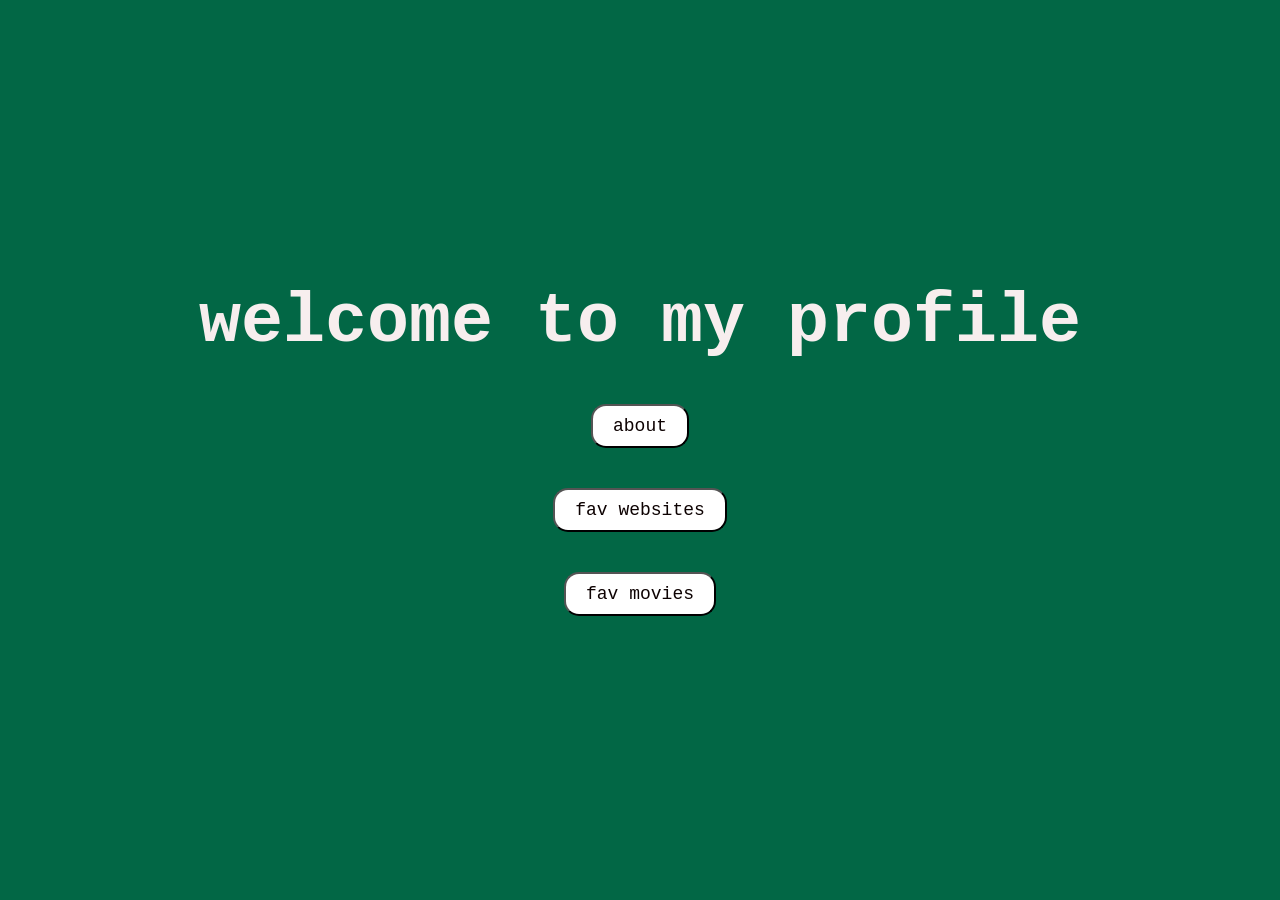
<file: index.html>
<!DOCTYPE html>
<html lang="en">
<head>
    <meta charset="UTF-8">
    <meta name="viewport" content="width=device-width, initial-scale=1.0">
    <title>my profile</title>
    <link rel="stylesheet" href="style.css">
</head>
<body>
       <header>
        <h1>welcome to my profile</h1>
        <a href="about.html">
            <button class="button">about</button>
        </a><br><br>

        <a href="favwebsites.html">
            <button class="button">fav websites </button>
        </a><br><br>
        

        <a href="favmovies.html">
            <button class="button">fav movies</button>
        </a>
        
       </header>
</body>
</html>
</file>
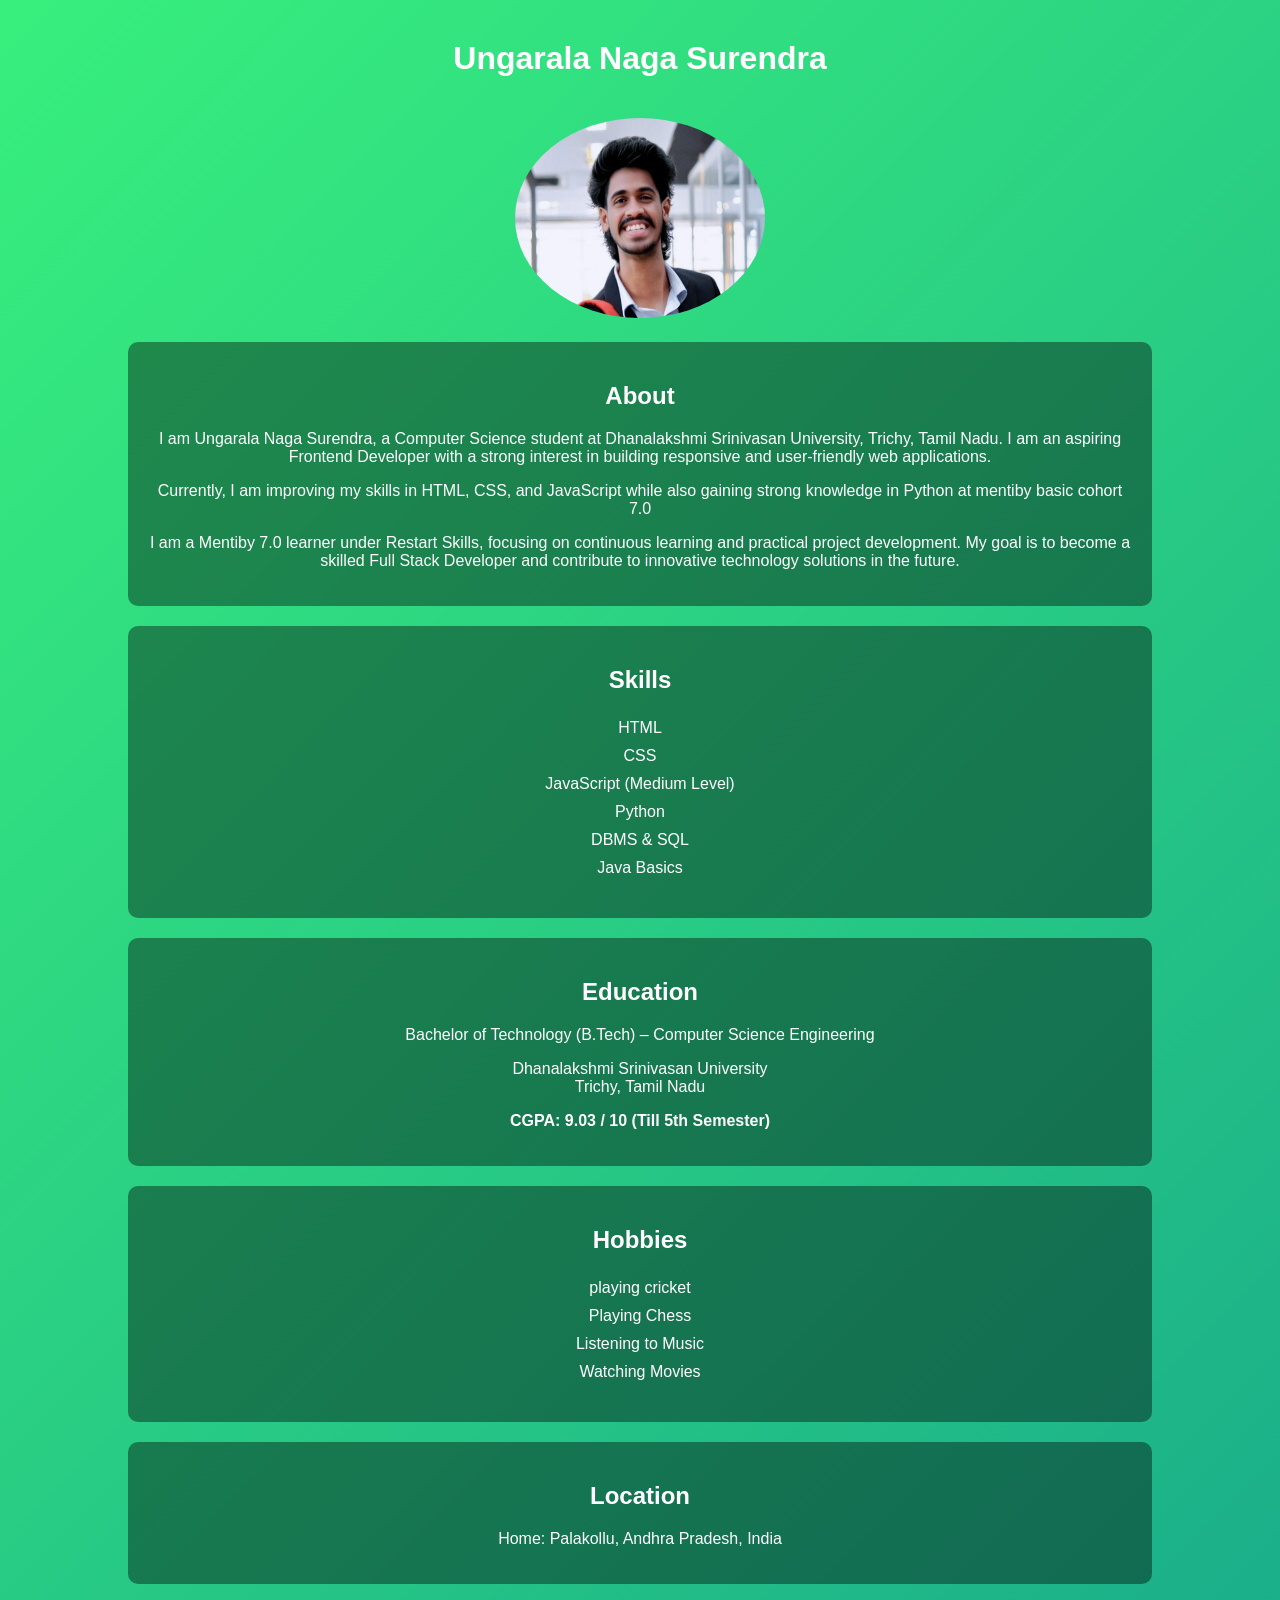
<file: about.html>
<!DOCTYPE html>
<html>
<head>
<title>Surendra Profile</title>

<style>

body{
    margin:0;
    font-family: Arial, sans-serif;
    color:white;
    text-align:center;

    /* Dynamic background */
    background: linear-gradient(-45deg,#1d4350,#a43931,#11998e,#38ef7d);
    background-size:400% 400%;
    animation:bgmove 10s infinite;
}

@keyframes bgmove{
    0%{background-position:0% 50%;}
    50%{background-position:100% 50%;}
    100%{background-position:0% 50%;}
}

.container{
    width:80%;
    margin:auto;
    padding:30px;
}

img{
    width:250px;
    height: 200px;
    border-radius:50%;
    margin-top:20px;
}
img:hover{
    transform:scale(1.1);
    transition:0.3s;
}
.section{
    background:rgba(0,0,0,0.4);
    padding:20px;
    margin-top:20px;
    border-radius:10px;
}

h1{
    margin-top:10px;
}

ul{
    list-style:none;
    padding:0;
}

li{
    padding:5px;
}

</style>
</head>

<body>

<div class="container">

<h1>Ungarala Naga Surendra</h1>

<img src="images/img1.jpeg" height="100vh" width="100vh">

<div class="section">
<h2>About</h2>
<p>
I am Ungarala Naga Surendra, a Computer Science student at Dhanalakshmi Srinivasan University, Trichy, Tamil Nadu. 
I am an aspiring Frontend Developer with a strong interest in building responsive and user-friendly web applications.
</p>

<p>
Currently, I am improving my skills in HTML, CSS, and JavaScript while also gaining strong knowledge in Python at mentiby basic cohort 7.0 
</p>

<p>
I am a Mentiby 7.0 learner under Restart Skills, focusing on continuous learning and practical project development.
My goal is to become a skilled Full Stack Developer and contribute to innovative technology solutions in the future.
</p>
</div>

<div class="section">
<h2>Skills</h2>
<ul>
<li>HTML</li>
<li>CSS</li>
<li>JavaScript (Medium Level)</li>
<li>Python</li>
<li>DBMS & SQL</li>
<li>Java Basics</li>
</ul>
</div>

<div class="section">
<h2>Education</h2>
<p>
Bachelor of Technology (B.Tech) – Computer Science Engineering
</p>

<p>
Dhanalakshmi Srinivasan University<br>
Trichy, Tamil Nadu
</p>

<p><b>CGPA: 9.03 / 10 (Till 5th Semester)</b></p>
</div>


<div class="section">
<h2>Hobbies</h2>
<ul>
<li>playing cricket</li>
<li>Playing Chess</li>
<li>Listening to Music</li>
<li>Watching Movies</li>
</ul>
</div>

<div class="section">
<h2>Location</h2>
<p>Home: Palakollu, Andhra Pradesh, India</p>
</div>

</div>

</body>
</html>
</file>
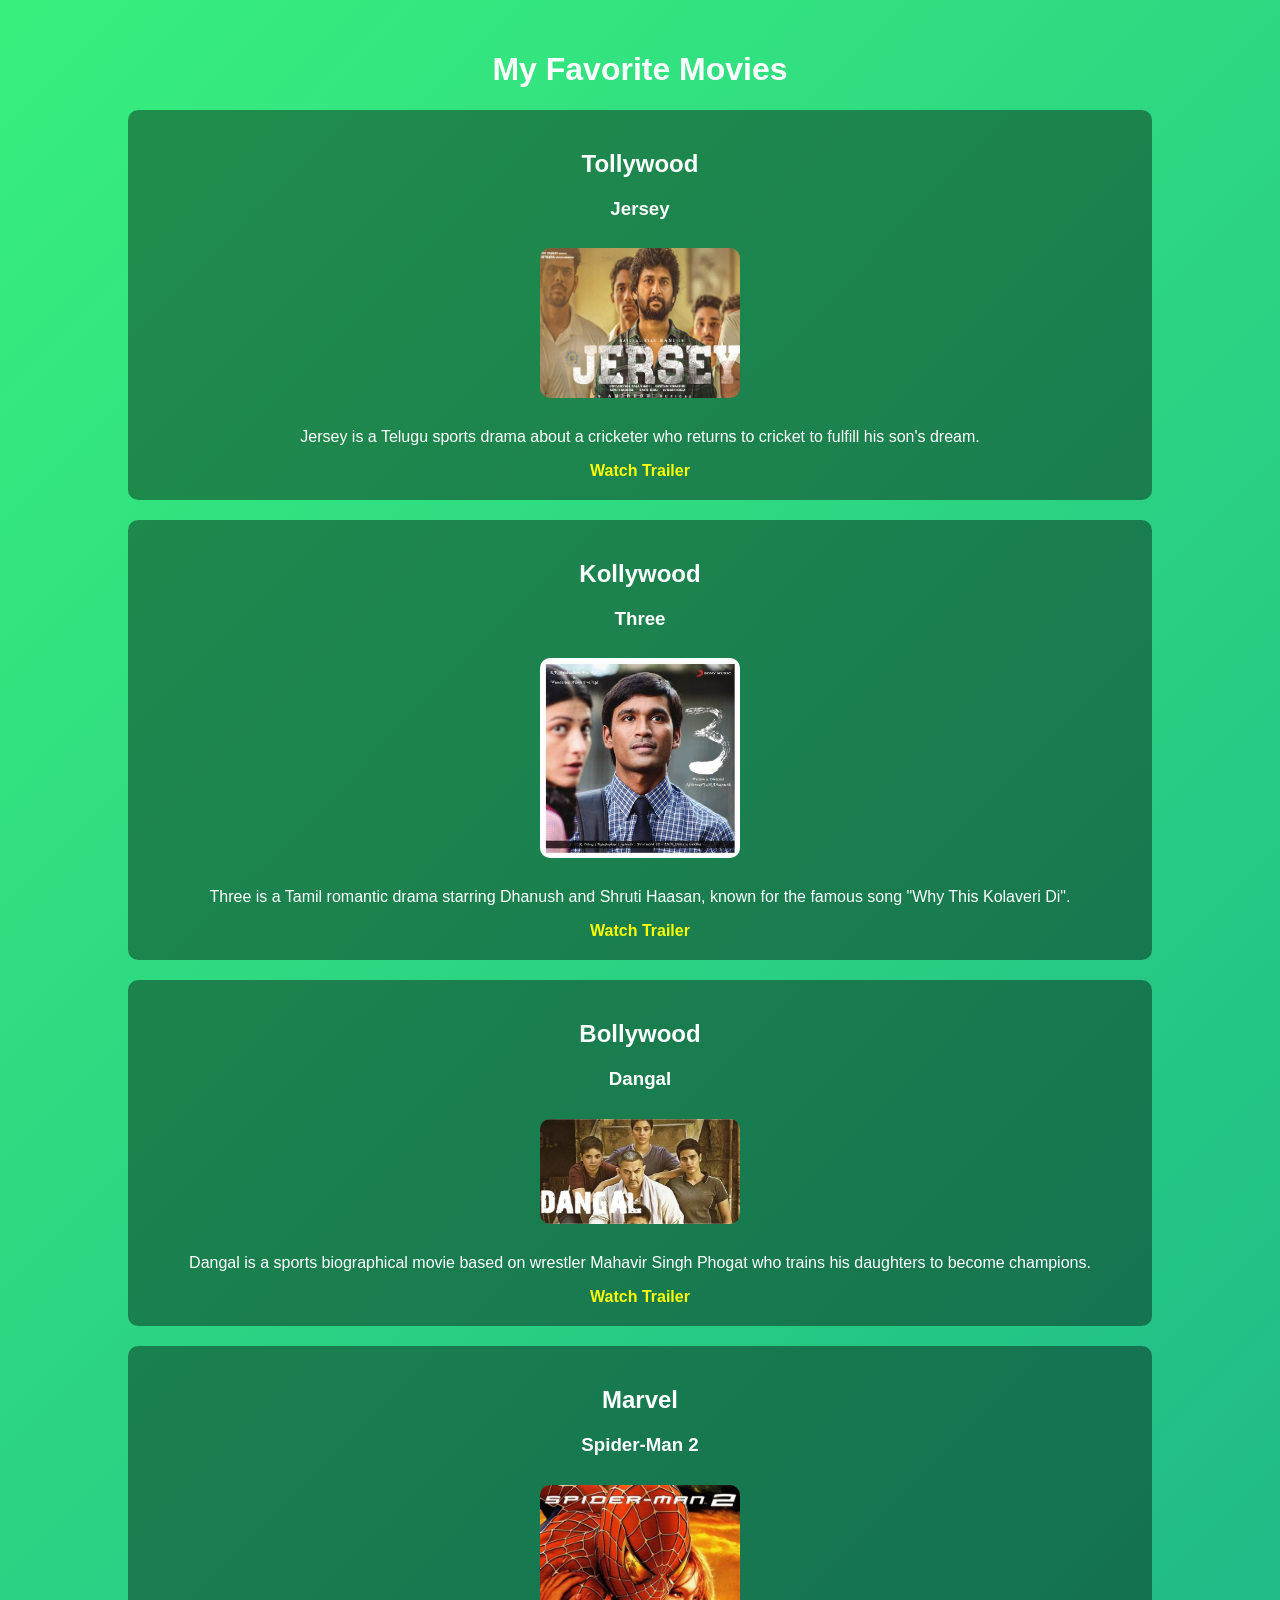
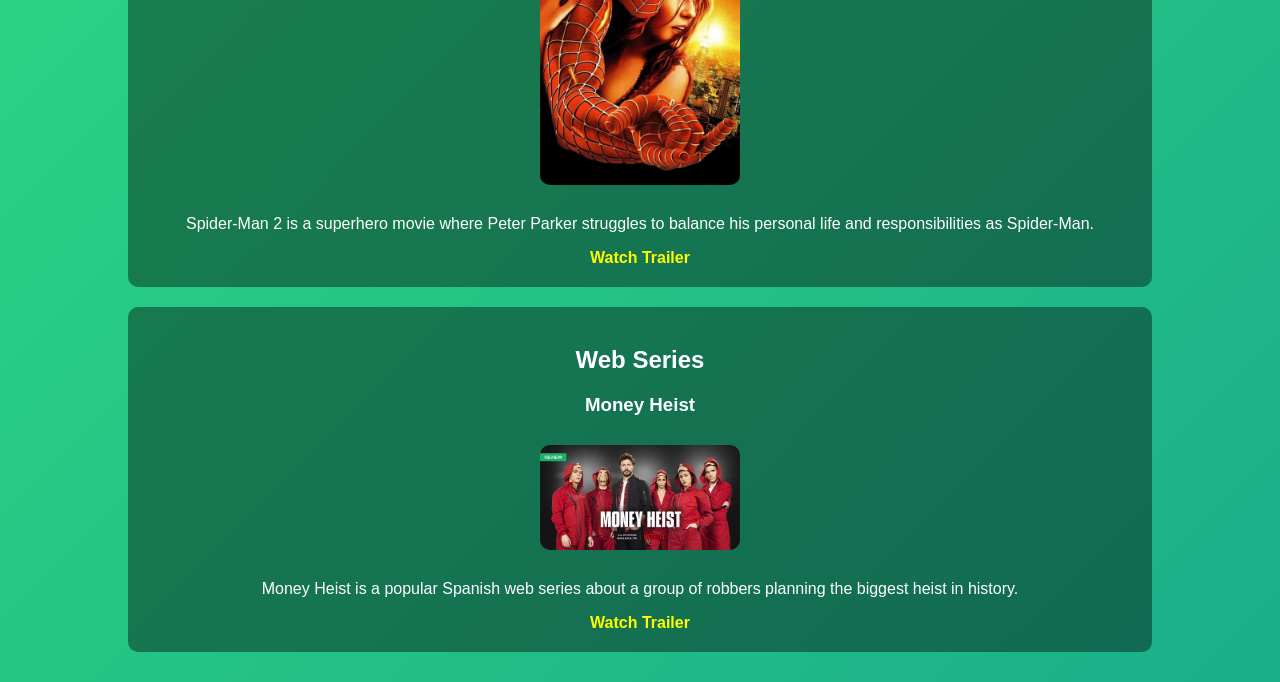
<file: favmovies.html>
<!DOCTYPE html>
<html>
<head>
<title>My Favorite Movies</title>

<style>

body{
margin:0;
font-family:Arial, sans-serif;
color:white;
text-align:center;

background: linear-gradient(-45deg,#1d4350,#a43931,#11998e,#38ef7d);
background-size:400% 400%;
animation:bgmove 10s infinite;
}

@keyframes bgmove{
0%{background-position:0% 50%;}
50%{background-position:100% 50%;}
100%{background-position:0% 50%;}
}

.container{
width:80%;
margin:auto;
padding:30px;
}

.section{
background:rgba(0,0,0,0.4);
padding:20px;
margin-top:20px;
border-radius:10px;
}

img{
width:200px;
border-radius:10px;
margin:10px;
}

a{
color:yellow;
text-decoration:none;
font-weight:bold;
}

</style>
</head>

<body>

<div class="container">

<h1>My Favorite Movies</h1>

<!-- Tollywood -->
<div class="section">
<h2>Tollywood</h2>


<h3>Jersey</h3>
<img src="images/jersey.jpg">
<p>Jersey is a Telugu sports drama about a cricketer who returns to cricket to fulfill his son's dream.</p>
<a href="https://www.youtube.com/watch?v=AjAe_Q1WZ_8" target="_blank">Watch Trailer</a>


</div>


<!-- Kollywood -->
<div class="section">
<h2>Kollywood</h2>


<h3>Three</h3>
<img src="images/3.jpg">
<p>Three is a Tamil romantic drama starring Dhanush and Shruti Haasan, known for the famous song "Why This Kolaveri Di".</p>
<a href="https://youtu.be/RFd4Apuipyo?si=14L21YKDf1Zb53Tg" target="_blank">Watch Trailer</a>


</div>


<!-- Bollywood -->
<div class="section">
<h2>Bollywood</h2>


<h3>Dangal</h3>
<img src="images/dangal.webp">
<p>Dangal is a sports biographical movie based on wrestler Mahavir Singh Phogat who trains his daughters to become champions.</p>
<a href="https://youtu.be/Muxd-6_guUU?si=P7ZsApl2RTIYjmE9" target="_blank">Watch Trailer</a>


</div>


<!-- Marvel -->
<div class="section">
<h2>Marvel</h2>


<h3>Spider-Man 2</h3>
<img src="images/spiderman2.webp">
<p>Spider-Man 2 is a superhero movie where Peter Parker struggles to balance his personal life and responsibilities as Spider-Man.</p>
<a href="https://youtu.be/JzRX73ST21w?si=lHaNTrWFsut87-IC" target="_blank">Watch Trailer</a>


</div>


<!-- Web Series -->
<div class="section">
<h2>Web Series</h2>


<h3>Money Heist</h3>
<img src="images/moneyheist.jpg">
<p>Money Heist is a popular Spanish web series about a group of robbers planning the biggest heist in history.</p>
<a href="https://youtu.be/hvDUx8Oo08c?si=YU5whfKjWCInPI8h" target="_blank">Watch Trailer</a>


</div>


</div>

</body>
</html>
</file>
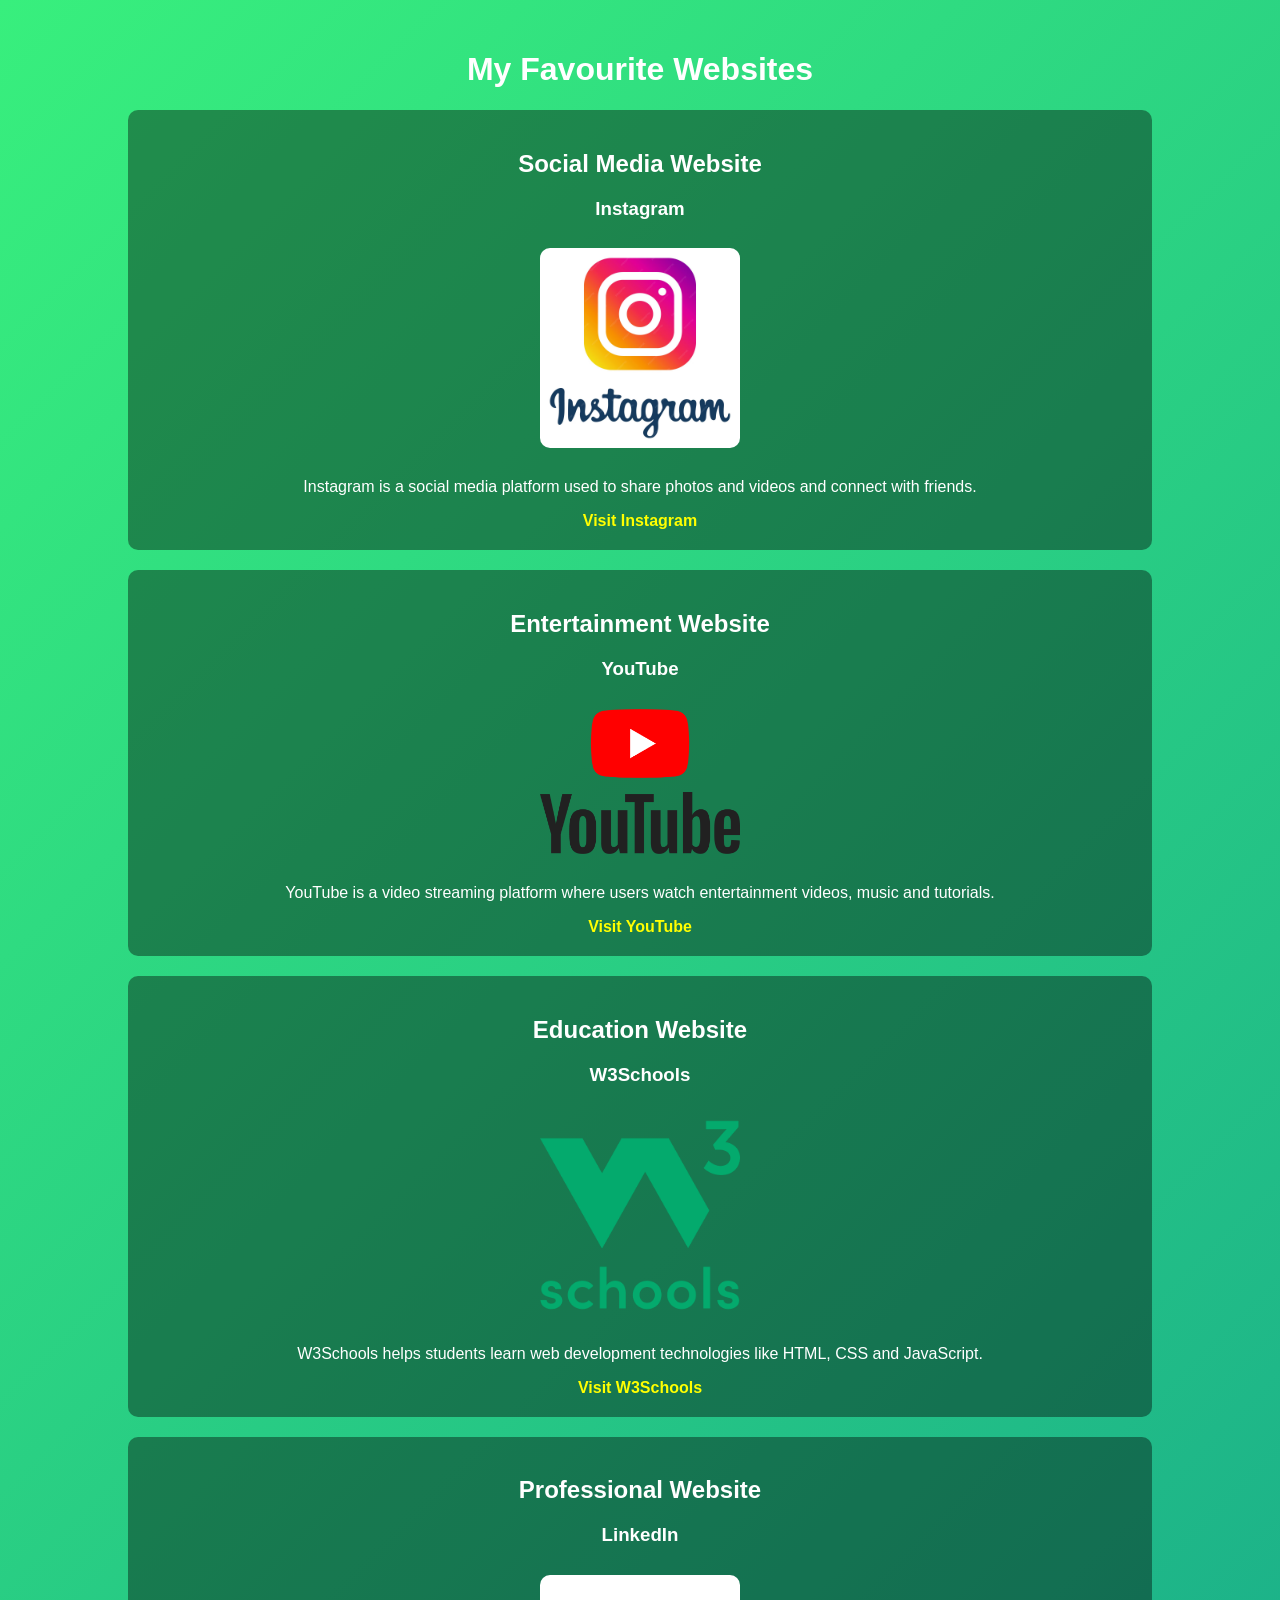
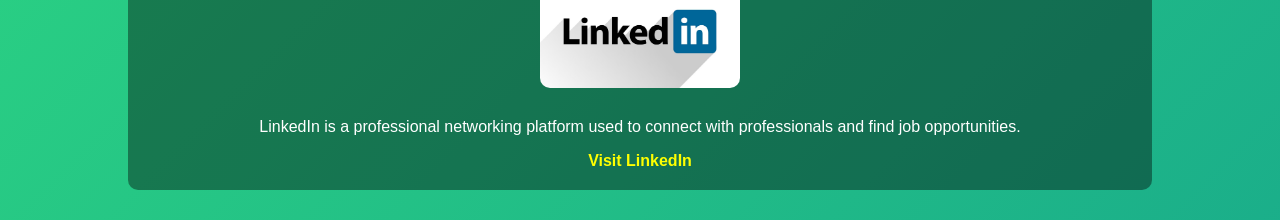
<file: favwebsites.html>
<!DOCTYPE html>
<html>
<head>
<title>Favourite Websites</title>

<style>

body{
margin:0;
font-family:Arial, sans-serif;
color:white;
text-align:center;

background: linear-gradient(-45deg,#1d4350,#a43931,#11998e,#38ef7d);
background-size:400% 400%;
animation:bgmove 10s infinite;
}

@keyframes bgmove{
0%{background-position:0% 50%;}
50%{background-position:100% 50%;}
100%{background-position:0% 50%;}
}

.container{
width:80%;
margin:auto;
padding:30px;
}

.section{
background:rgba(0,0,0,0.4);
padding:20px;
margin-top:20px;
border-radius:10px;
}

img{
width:200px;
border-radius:10px;
margin:10px;
}

a{
color:yellow;
text-decoration:none;
font-weight:bold;
}

</style>
</head>

<body>

<div class="container">

<h1>My Favourite Websites</h1>

<div class="section">
<h2>Social Media Website</h2>



<h3>Instagram</h3>
<img src="images/insta.avif">
<p>Instagram is a social media platform used to share photos and videos and connect with friends.</p>
<a href="https://www.instagram.com" target="_blank">Visit Instagram</a>



</div>


<div class="section">
<h2>Entertainment Website</h2>


<h3>YouTube</h3>
<img src="images/youtube.png">
<p>YouTube is a video streaming platform where users watch entertainment videos, music and tutorials.</p>
<a href="https://www.youtube.com" target="_blank">Visit YouTube</a>


</div>


<div class="section">
<h2>Education Website</h2>


<h3>W3Schools</h3>
<img src="images/w33.webp">
<p>W3Schools helps students learn web development technologies like HTML, CSS and JavaScript.</p>
<a href="https://www.w3schools.com" target="_blank">Visit W3Schools</a>


</div>


<div class="section">
<h2>Professional Website</h2>


<h3>LinkedIn</h3>
<img src="images/LinkedIn.avif">
<p>LinkedIn is a professional networking platform used to connect with professionals and find job opportunities.</p>
<a href="https://www.linkedin.com" target="_blank">Visit LinkedIn</a>

</div>

</div>

</body>
</html>
</file>
<file: style.css>
*{
    font-family:'Courier New', Courier, monospace;
    
}
body
{
margin:0;    
}

header h1{
margin: 0;
font-size: 70px;
margin-bottom: 40px;
}

 
header{
    background-color: rgb(2, 103, 69);
    height: 100vh;
    color:rgb(247, 238, 238);
    display:flex;
    flex-direction: column;
    justify-content: center;
    align-items: center;
    text-align: center;
   
}

.button{
    background-color: white;
    color: rgb(13, 2, 2);
    padding: 10px 20px;
    text-decoration: none;
    font-size: 18px;
    margin: 2px 2px;
    cursor: pointer;
    
    border-radius: 15px;
}
.button:hover {
    background-color: rgb(96, 108, 247);
    color: white;
    border: 2px solid white;
    cursor: pointer;
}
</file>
